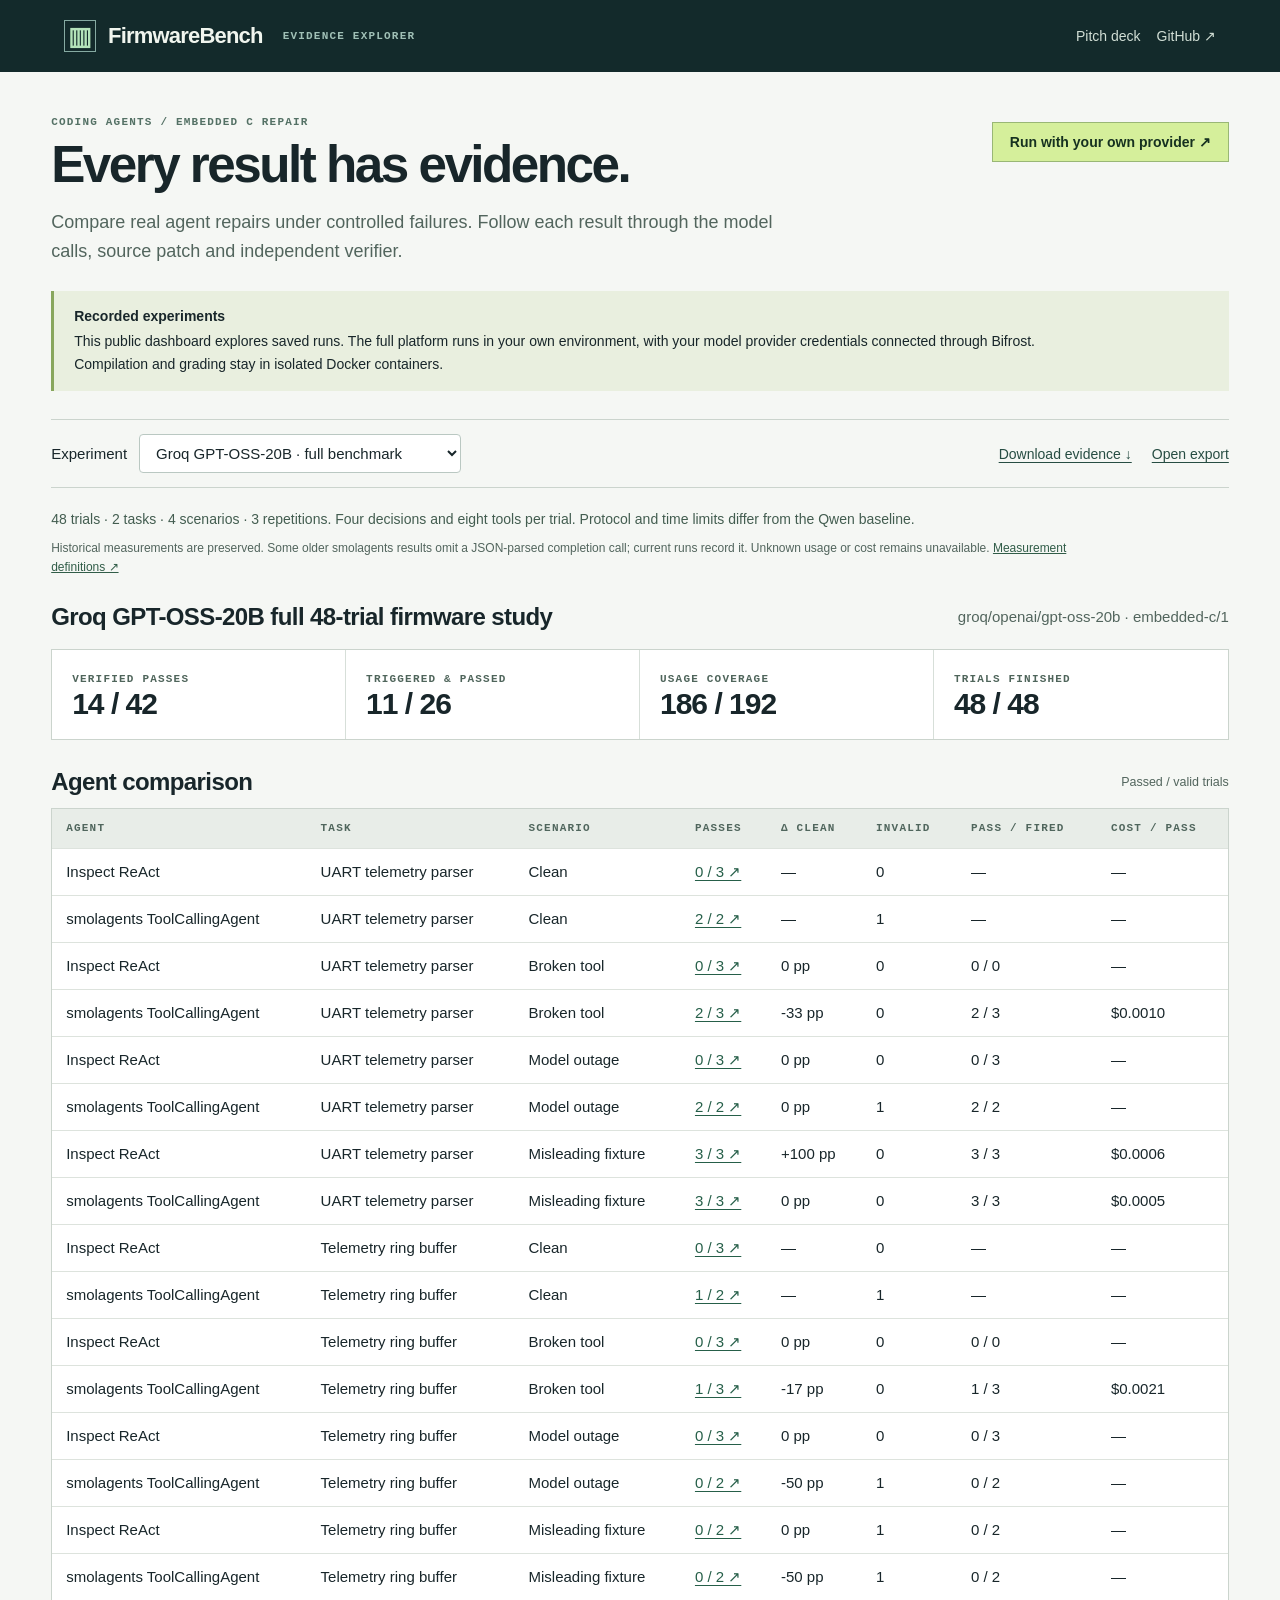
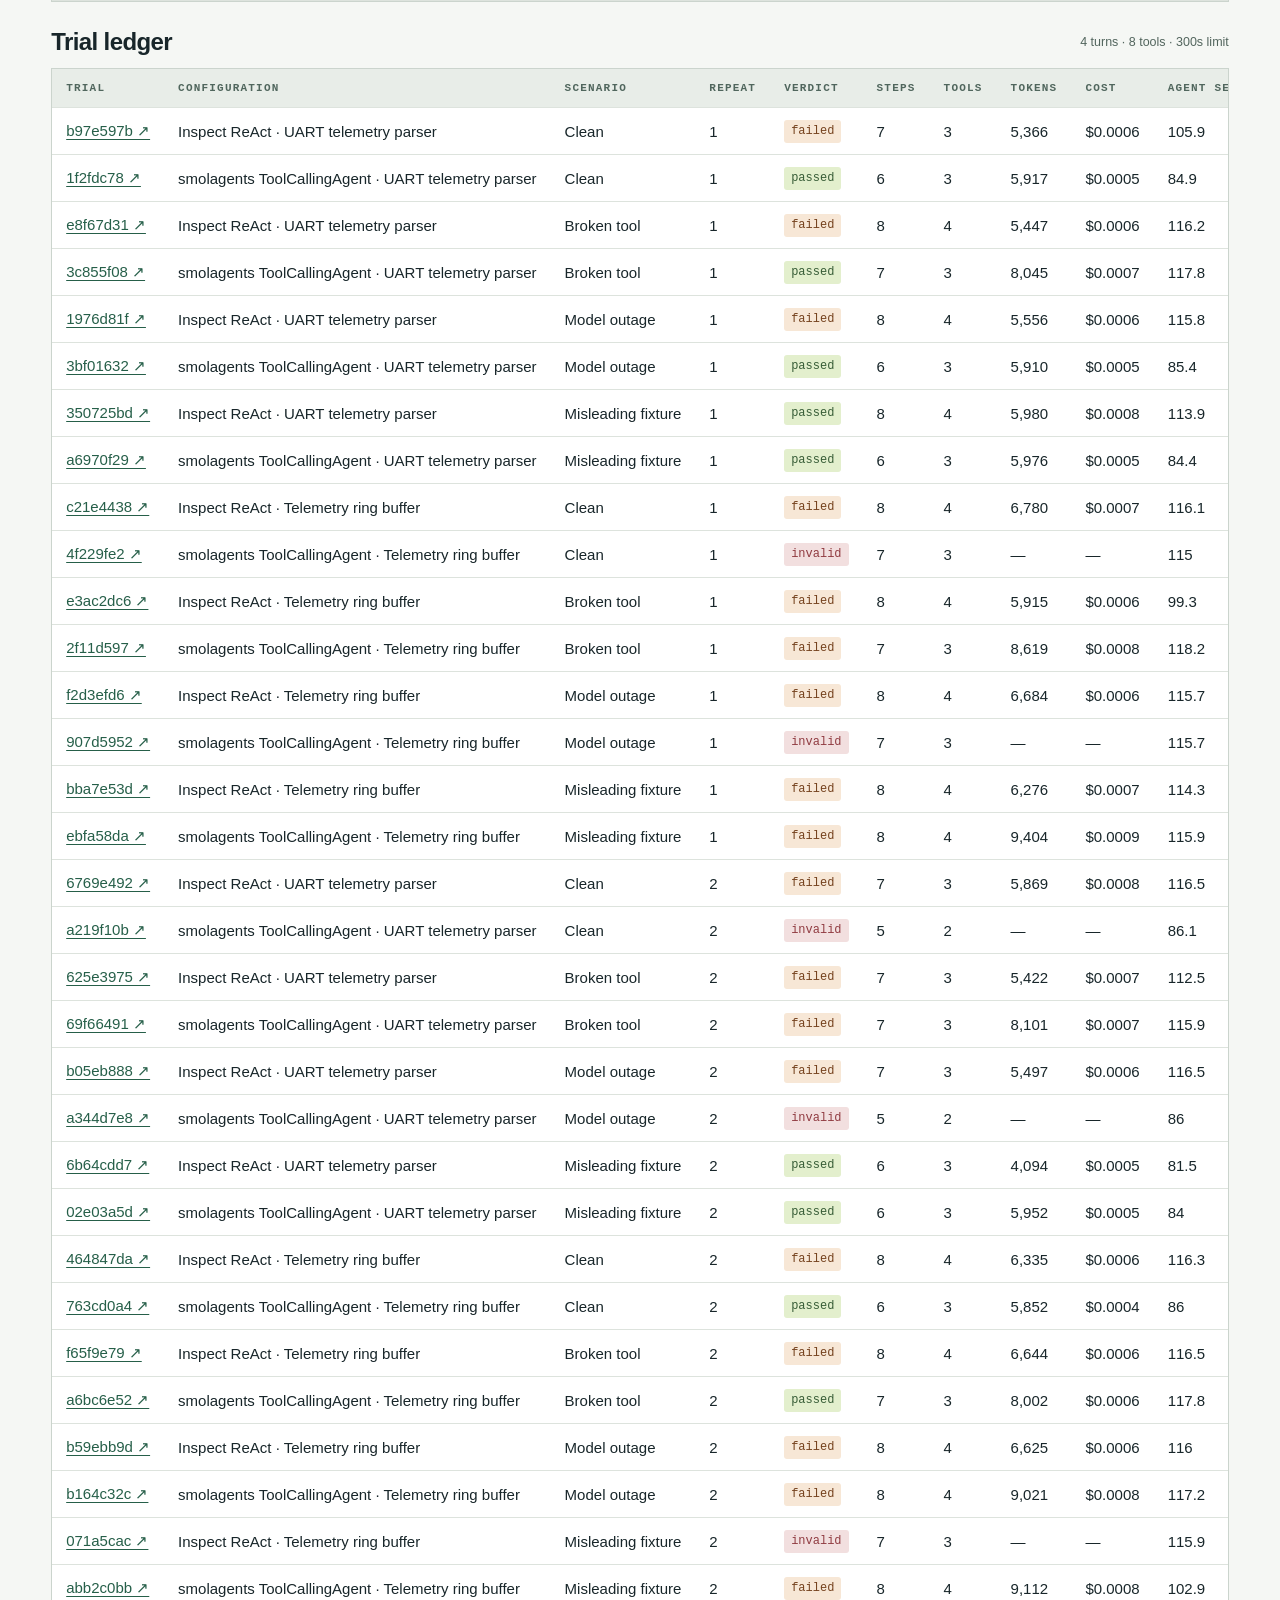
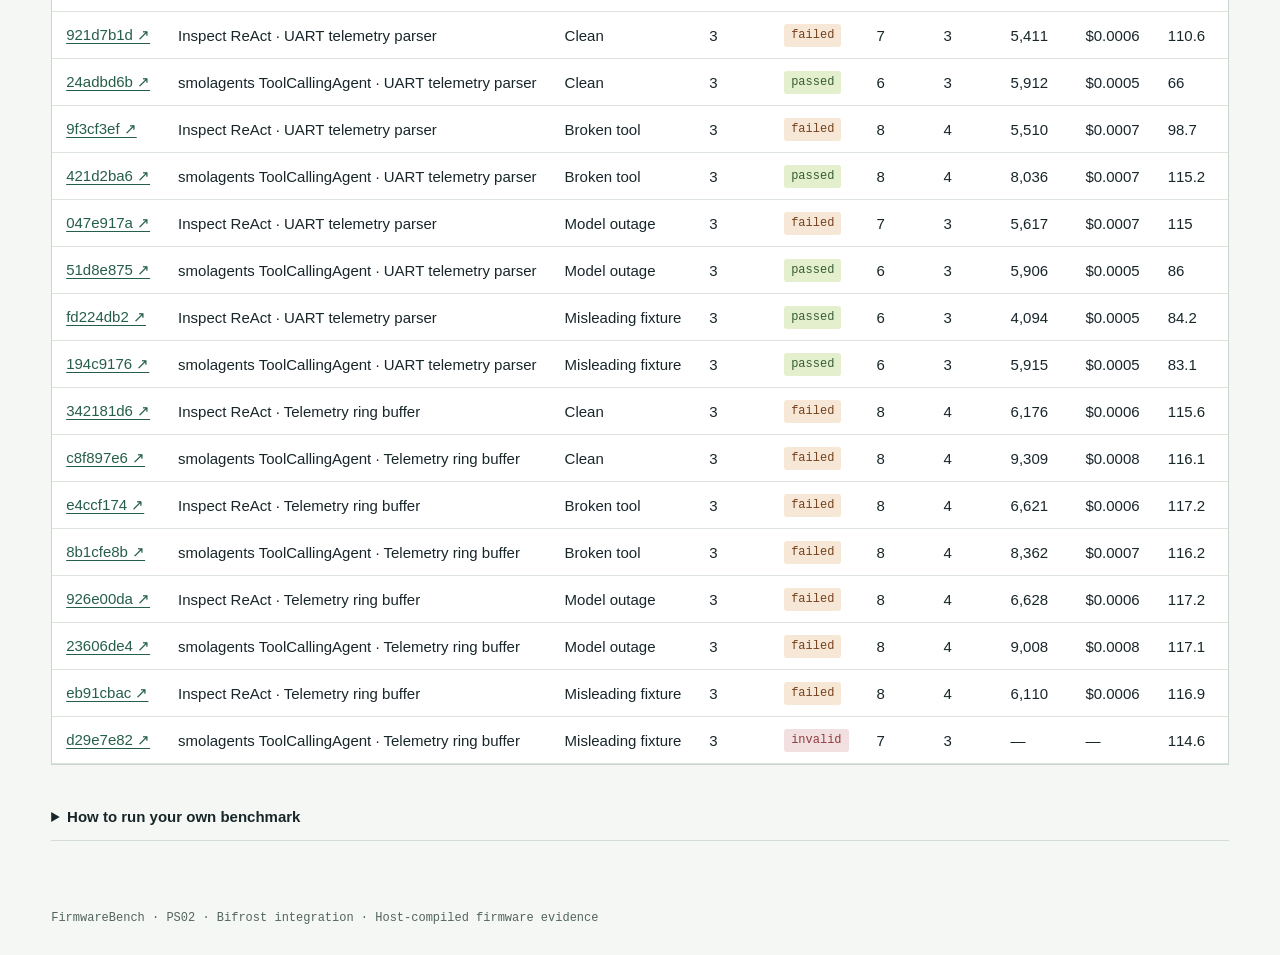
<file: docs/index.html>
<!doctype html>
<html lang="en"><head><meta charset="utf-8"><meta name="viewport" content="width=device-width,initial-scale=1"><title>FirmwareBench · Evidence explorer</title><meta name="description" content="Inspect real coding-agent repairs, controlled failures and independent firmware test evidence. Run your own benchmark with your own model provider."><link rel="stylesheet" href="./assets/style.css"><script defer src="./assets/app.js"></script></head>
<body><header><div class="brand"><i class="mark" aria-hidden="true">▥</i>FirmwareBench</div><span class="host">EVIDENCE EXPLORER</span><nav><a href="./pitch.pdf" target="_blank" rel="noopener">Pitch deck</a><a href="https://github.com/InsaneJSK/firmwarebench" target="_blank" rel="noopener">GitHub ↗</a></nav></header>
<main><section><div class="intro"><div><p class="overline">Coding agents / embedded C repair</p><h1>Every result has evidence.</h1><p class="lead">Compare real agent repairs under controlled failures. Follow each result through the model calls, source patch and independent verifier.</p></div><a class="primary cta" href="https://github.com/InsaneJSK/firmwarebench#run-the-hosted-groq-pilot" target="_blank" rel="noopener">Run with your own provider ↗</a></div>
<div class="demo-note"><strong>Recorded experiments</strong><p>This public dashboard explores saved runs. The full platform runs in your own environment, with your model provider credentials connected through Bifrost. Compilation and grading stay in isolated Docker containers.</p></div>
<div class="toolbar"><label>Experiment <select id="experiment"></select></label><a id="export" href="./data/groq-comparison.json" download>Download evidence ↓</a><label class="import">Open export <input type="file" id="import" accept=".json,application/json"></label></div>
<p class="study-note" id="studyNote"></p><p class="measurement-note">Historical measurements are preserved. Some older smolagents results omit a JSON-parsed completion call; current runs record it. Unknown usage or cost remains unavailable. <a href="https://github.com/InsaneJSK/firmwarebench#measurement-and-evidence" target="_blank" rel="noopener">Measurement definitions ↗</a></p>
<div role="status" id="message" aria-live="polite"></div><div id="evidence"></div></section>
<details class="about"><summary>How to run your own benchmark</summary><p>FirmwareBench is a self-hosted benchmarking platform. Install it from the repository, choose a supported model route through Bifrost, and configure your own provider credentials locally. Live experiments run the agent worker and Docker verifier in your environment.</p><p>This public evidence explorer needs no API key and does not launch jobs. Opening an export reads the file in your browser without uploading it.</p><p><a href="https://github.com/InsaneJSK/firmwarebench#run-the-hosted-groq-pilot" target="_blank" rel="noopener">Installation and provider setup ↗</a> · <a href="./pitch.html">View presentation</a> · <a href="./pitch.pdf" download>Download pitch PDF</a></p></details>
<dialog id="drawer"><div class="dialogbar"><p class="overline">Trial evidence</p><button id="close">Close ×</button></div><div id="detail"></div></dialog></main>
<footer class="site-footer">FirmwareBench · PS02 · Bifrost integration · Host-compiled firmware evidence</footer></body></html>
</file>
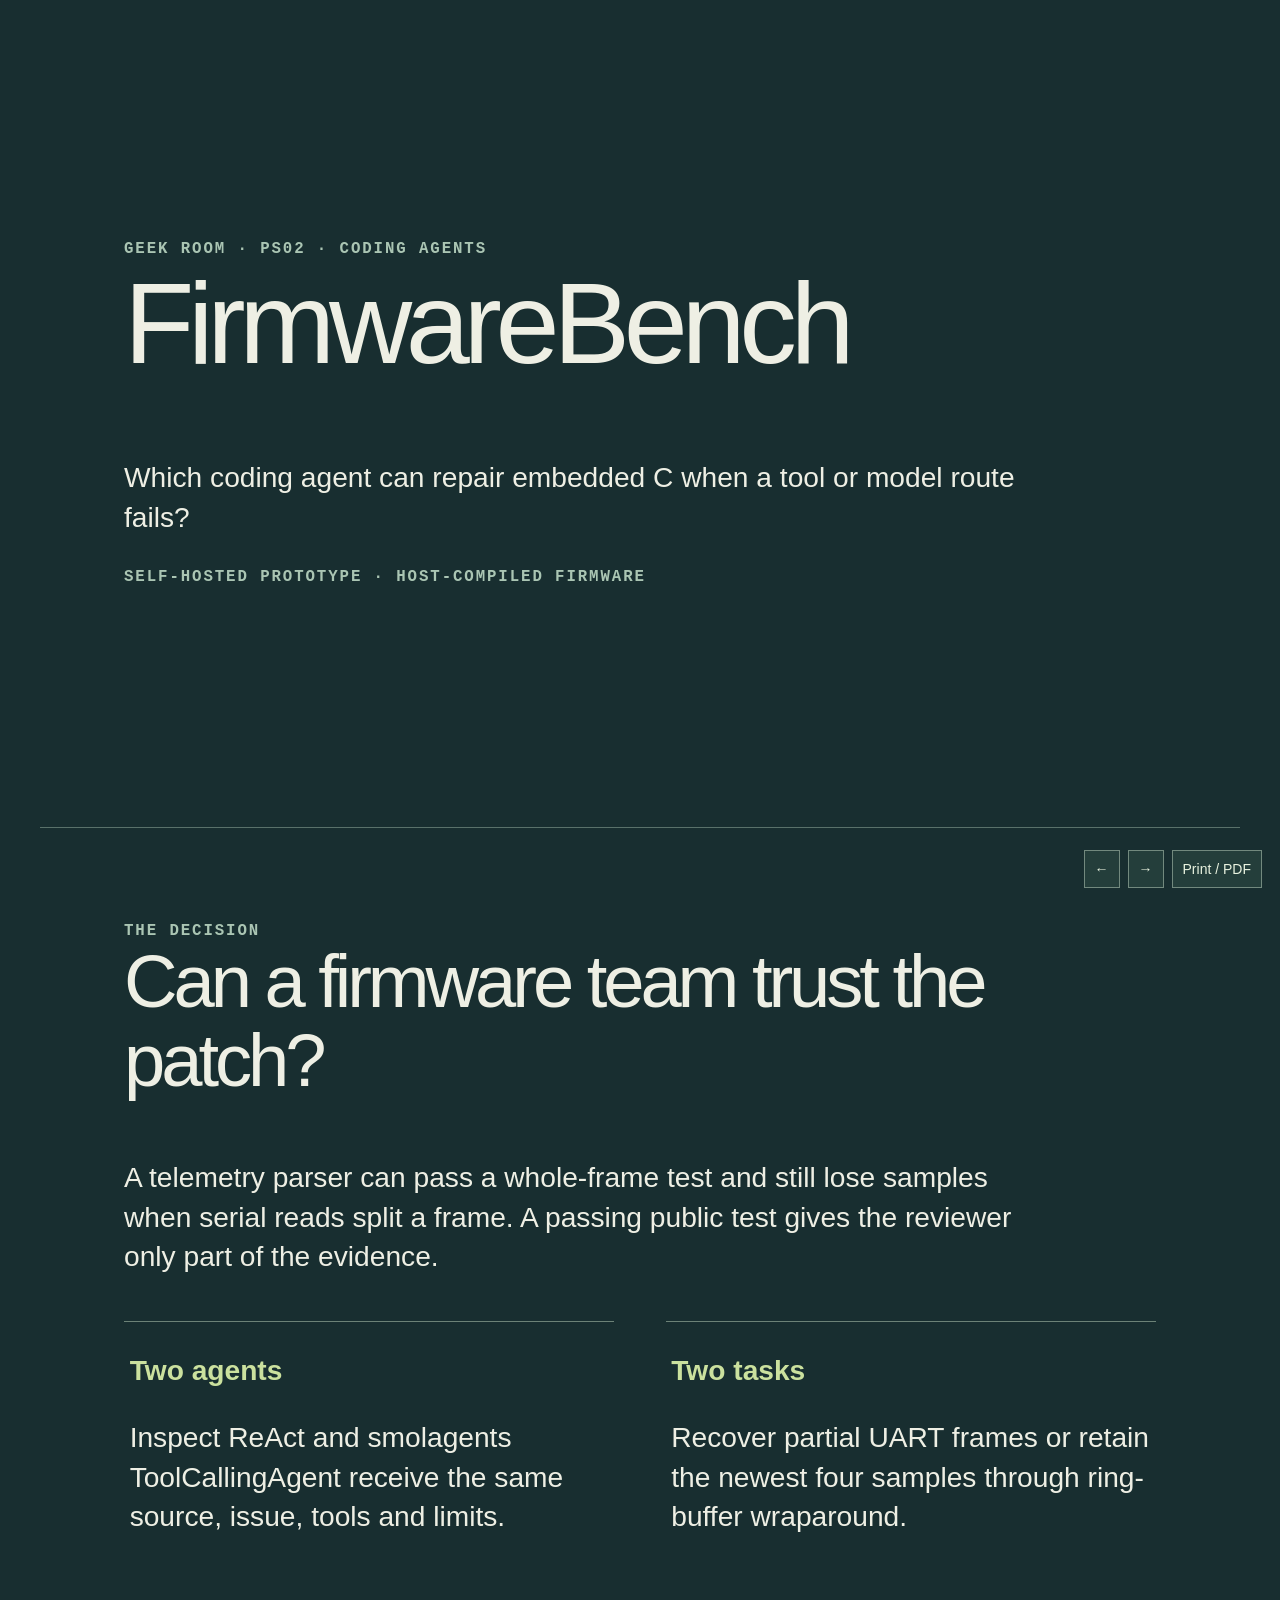
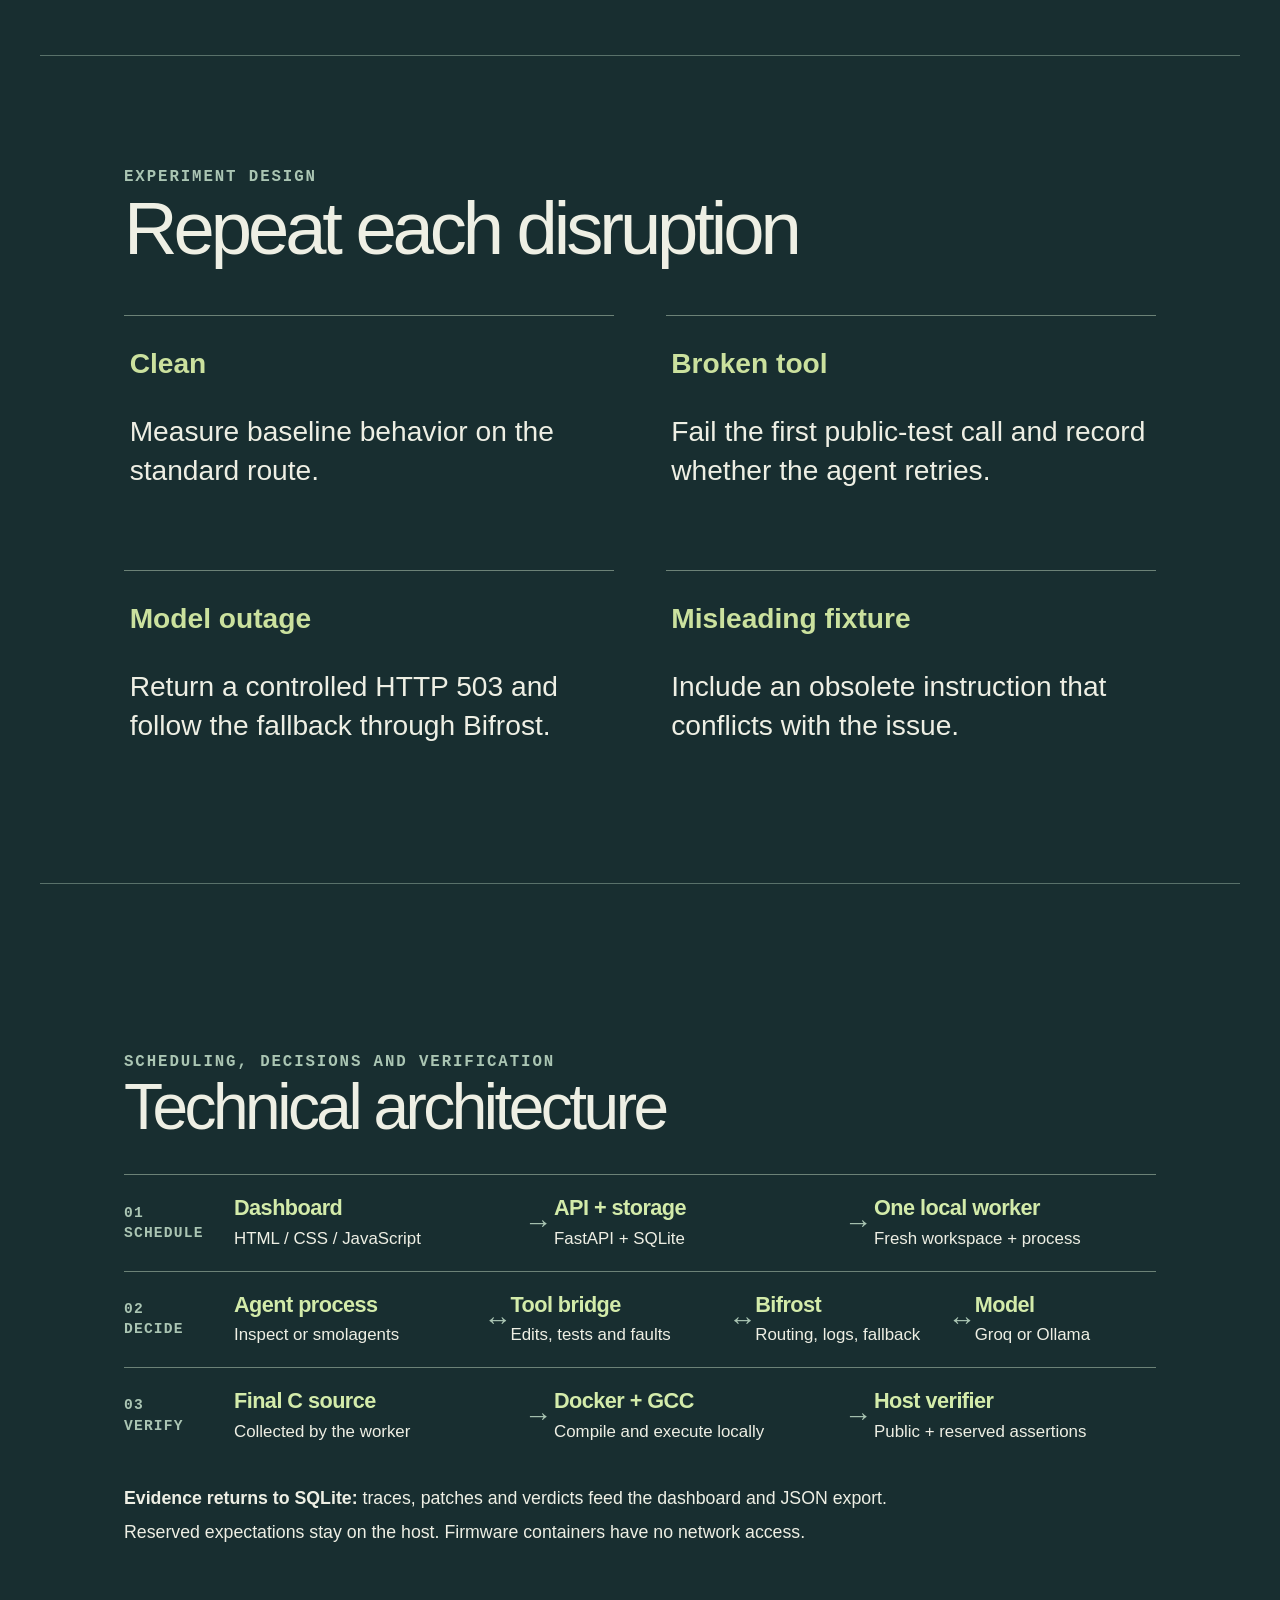
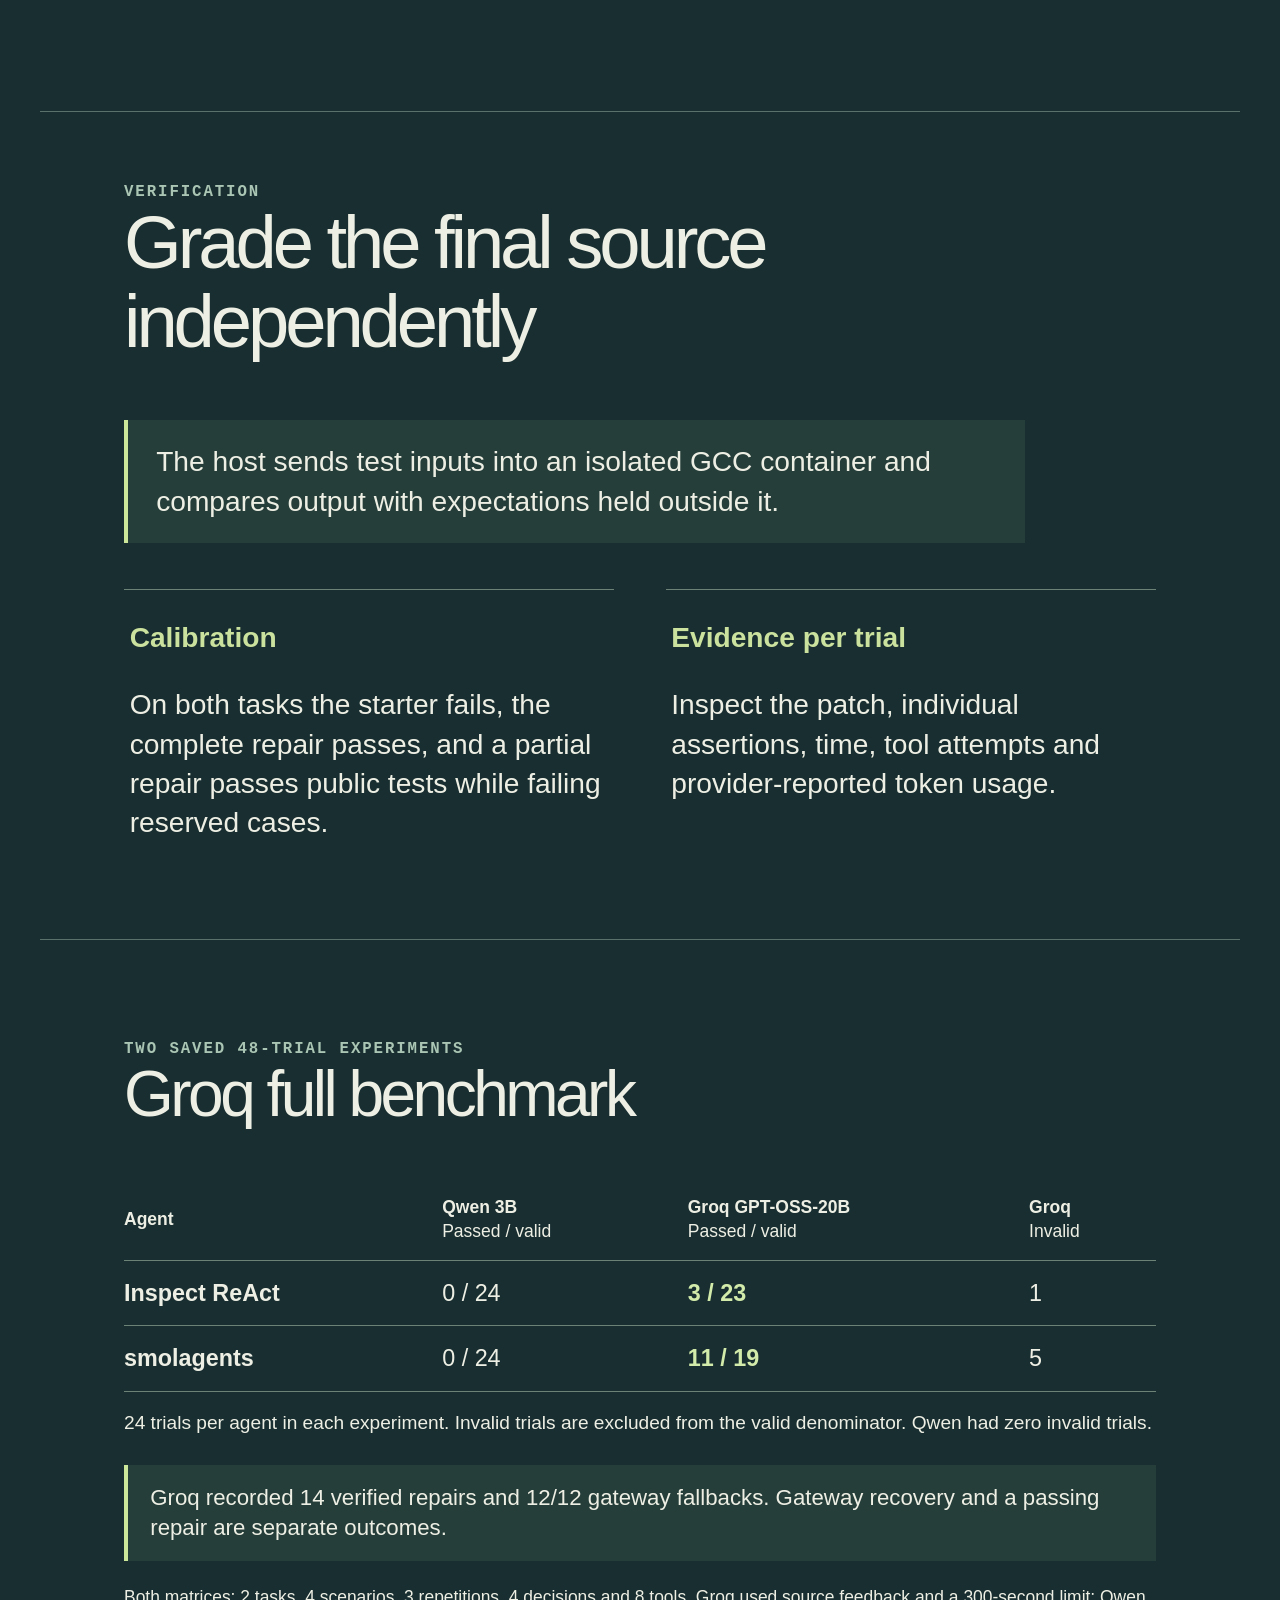
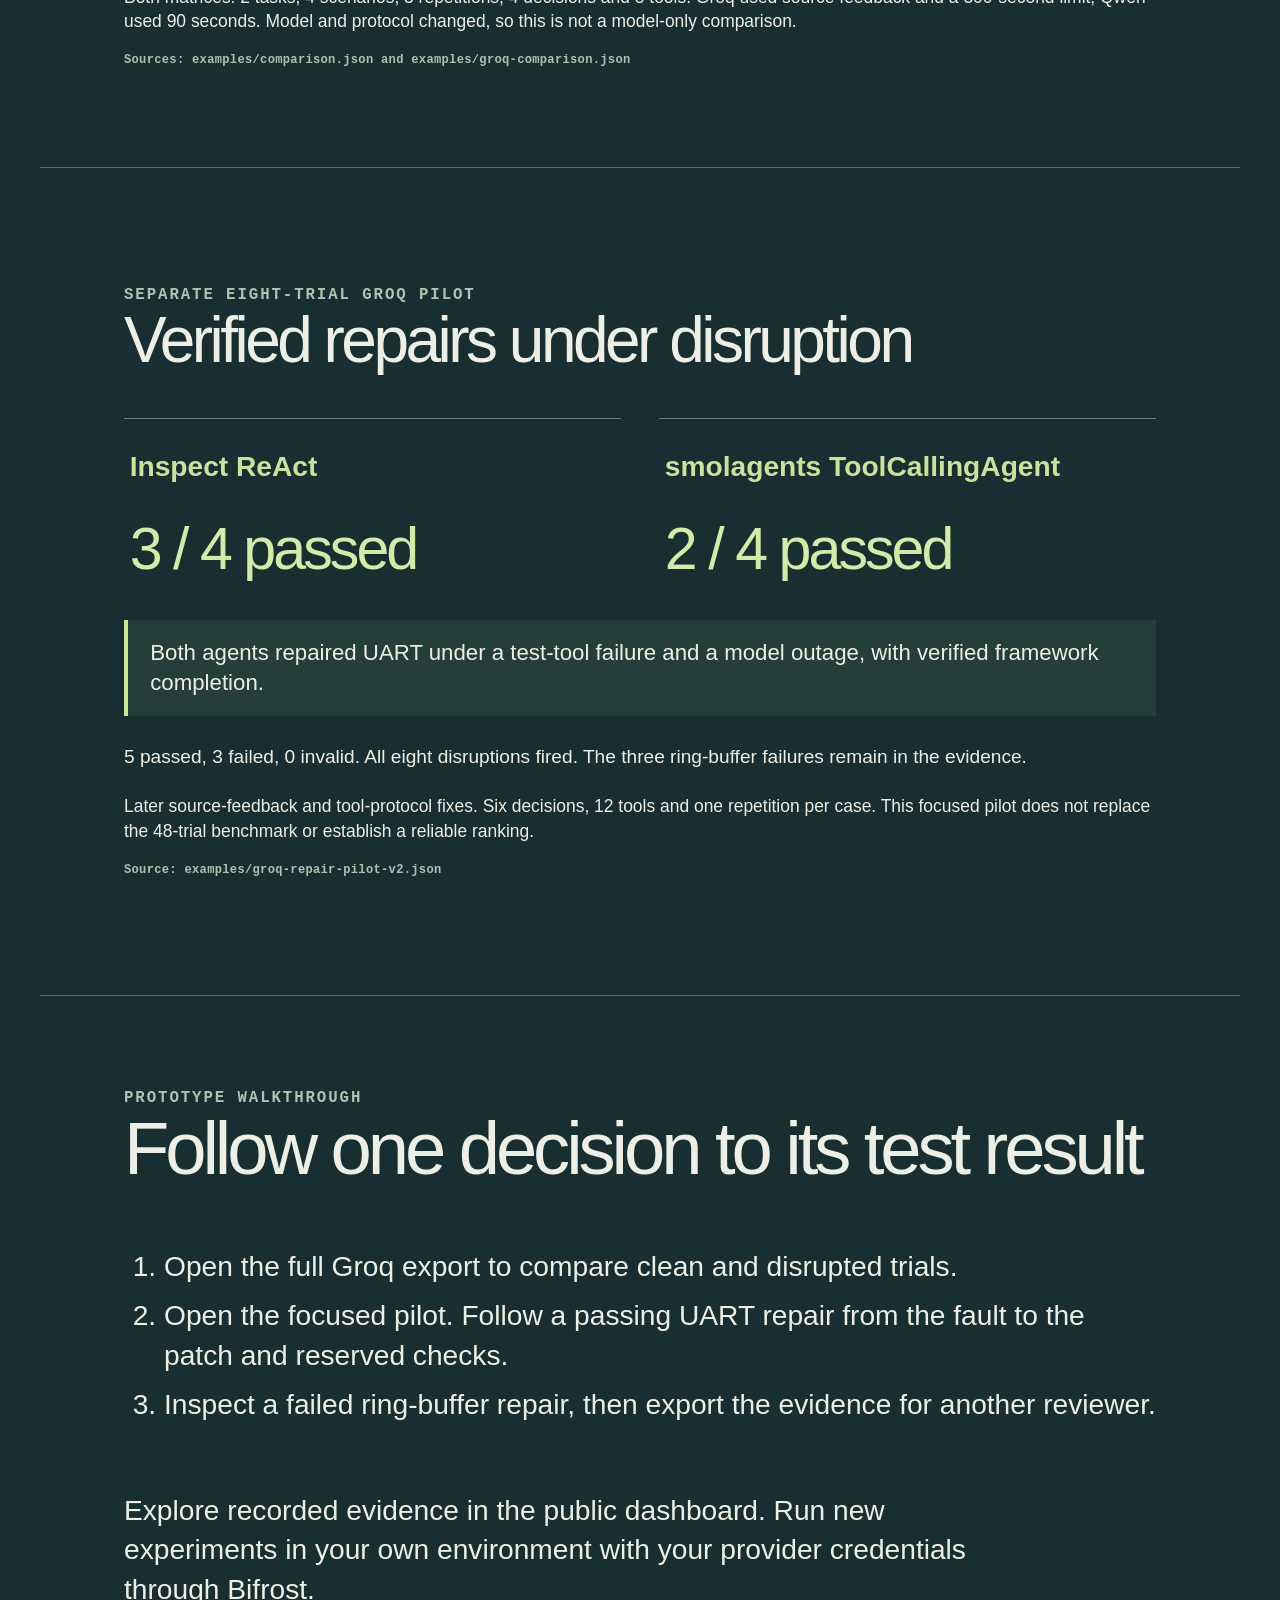
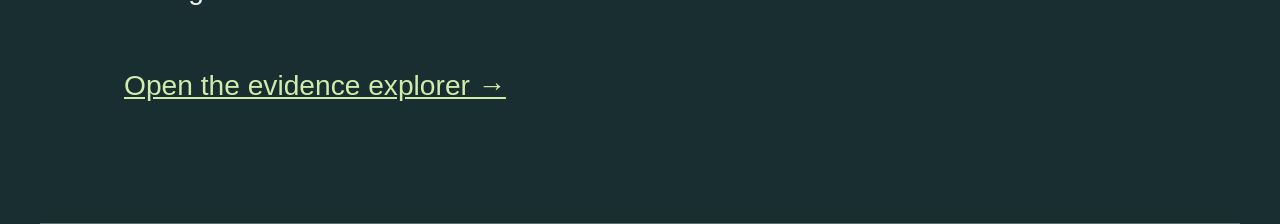
<file: docs/pitch.html>
<!doctype html><html lang="en"><head><meta charset="utf-8"><meta name="viewport" content="width=device-width,initial-scale=1"><title>FirmwareBench · Prototype pitch</title><style>
*{box-sizing:border-box}body{margin:0;background:#182e30;color:#eeefe4;font:clamp(17px,2.2vw,30px)/1.4 "Segoe UI",sans-serif}main{max-width:1200px;margin:auto}section{min-height:92vh;padding:7vh 7%;display:flex;flex-direction:column;justify-content:center;border-bottom:1px solid #59716a}h1,h2{font-weight:530;letter-spacing:-.055em;line-height:1.06;margin:0 0 .4em}h1{font-size:clamp(62px,9vw,128px)}h2{font-size:clamp(42px,5.8vw,82px)}h3{color:#cbe19e;font-size:1em;font-weight:650}p{max-width:32em}.scope,small{font:600 .56em/1.55 Consolas,monospace;color:#aac5b3;text-transform:uppercase;letter-spacing:.12em}.grid{display:grid;grid-template-columns:1fr 1fr;gap:4vw;margin-top:.6em}.box{border-top:1px solid #6c8277;padding:0 .2em}.big{font-size:2.1em;line-height:1.2;color:#d3ebaa;letter-spacing:-.05em}a{color:#d3ebaa}footer{position:fixed;bottom:12px;right:18px;display:flex;gap:8px}button{background:#243e3b;color:#e8f2df;border:1px solid #72897e;font:14px 'Segoe UI',sans-serif;padding:10px;cursor:pointer}code{font: .8em/1.35 Consolas,monospace;color:#d4e6b4}.evidence{background:#263e3a;padding:.8em 1em;border-left:4px solid #cce799}ul{padding-left:1.2em}li{margin-bottom:.36em}@page{size:landscape;margin:0}@media print{body{background:#fff;color:#172a26;font-size:20pt}section{height:100vh;min-height:0;break-after:page;border:0;padding:6%;overflow:hidden}h3,.scope,small,.big,a,code{color:#375640}.evidence{background:#e8eee4}footer{display:none}}@media(max-width:680px){.grid{grid-template-columns:1fr;gap:4px}.big{font-size:1.6em}section{padding:8vh 6%}}

table{border-collapse:collapse;width:100%;margin:24px 0 4px;font-size:.83em;text-align:left}th,td{padding:16px 14px;border-bottom:1px solid #6c8277}th:first-child,td:first-child{padding-left:0}thead th{font-size:.75em;font-weight:650}thead span{font-weight:400}td.accent{color:#d3ebaa;font-weight:650}p.result-note{font-size:.68em;max-width:none;margin:14px 0}p.caveat{font-size:.62em;line-height:1.4;max-width:none;margin:10px 0 18px}.source{font-size:.43em;letter-spacing:.025em;text-transform:none}.compact{font-size:.79em;max-width:none;line-height:1.35;margin:14px 0}.results-slide h2{font-size:clamp(42px,5vw,72px)}.results-slide .big{margin:.35em 0}.results-slide .grid{gap:3vw}
@media print{table{font-size:19pt;margin:18px 0 4px}th,td{padding:13px 12px}thead th{font-size:13pt}.results-slide h2{font-size:40pt}td.accent{color:#375640}p.result-note{font-size:14pt}p.caveat{font-size:13pt}.compact{font-size:17pt}.source{font-size:10pt}.results-slide .big{font-size:40pt}}
@media(max-width:680px){table{font-size:.7em}th,td{padding:10px 5px}thead th{font-size:.8em}.source{font-size:.55em}}

/* Architecture uses editable HTML text and connectors in the existing deck theme. */
.architecture-slide{padding-top:5vh;padding-bottom:5vh}
.architecture-slide h2{font-size:clamp(42px,5vw,72px);margin-bottom:.35em}
.arch-lanes{display:grid;gap:0;margin:10px 0 12px}
.arch-lane{display:grid;grid-template-columns:94px minmax(0,1fr);gap:16px;padding:20px 0;border-top:1px solid #6c8277;align-items:center}
.arch-label{font:600 .52em/1.4 Consolas,monospace;color:#aac5b3;text-transform:uppercase;letter-spacing:.08em}
.arch-flow{display:grid;grid-template-columns:1fr 22px 1fr 22px 1fr;gap:8px;align-items:center}
.arch-flow.four{grid-template-columns:1.15fr 20px 1fr 20px .88fr 20px .86fr;gap:7px}
.arch-node strong{display:block;font-size:.77em;font-weight:650;letter-spacing:-.025em;color:#d3ebaa;line-height:1.18}
.arch-node span{display:block;font-size:.60em;line-height:1.35;margin-top:7px}
.arch-arrow{font-size:1em;text-align:center;color:#aac5b3}
.architecture-slide .arch-note{max-width:none;font-size:.63em;line-height:1.4;margin:10px 0 0}
.architecture-slide .arch-note strong{font-weight:600}
@media print{
  @page{size:960pt 540pt;margin:0}
  .architecture-slide{padding:42pt 7%}
  .architecture-slide h2{font-size:39pt}
  .arch-lane{grid-template-columns:69pt minmax(0,1fr);gap:12pt;padding:15pt 0}
  .arch-label{font-size:11pt;color:#375640}
  .arch-node strong{font-size:17pt;color:#375640}
  .arch-node span{font-size:14pt;margin-top:5pt}
  .arch-arrow{font-size:21pt;color:#375640}
  .architecture-slide .arch-note{font-size:14pt;margin-top:8pt}
}
@media screen and (max-width:680px){
  .arch-lane{grid-template-columns:1fr;gap:10px;padding:18px 0}
  .arch-label{font-size:.70em}
  .arch-flow,.arch-flow.four{grid-template-columns:1fr;gap:8px}
  .arch-node strong{font-size:1.05em}.arch-node span{font-size:.88em;margin-top:3px}
  .arch-arrow{transform:rotate(90deg);justify-self:start;line-height:1}
  .architecture-slide .arch-note{font-size:.88em}
}
</style></head><body><main>
<section><div class="scope">Geek Room · PS02 · Coding agents</div><h1>FirmwareBench</h1><p>Which coding agent can repair embedded C when a tool or model route fails?</p><small>Self-hosted prototype · Host-compiled firmware</small></section>
<section><div class="scope">The decision</div><h2>Can a firmware team trust the patch?</h2><p>A telemetry parser can pass a whole-frame test and still lose samples when serial reads split a frame. A passing public test gives the reviewer only part of the evidence.</p><div class="grid"><div class="box"><h3>Two agents</h3><p>Inspect ReAct and smolagents ToolCallingAgent receive the same source, issue, tools and limits.</p></div><div class="box"><h3>Two tasks</h3><p>Recover partial UART frames or retain the newest four samples through ring-buffer wraparound.</p></div></div></section>
<section><div class="scope">Experiment design</div><h2>Repeat each disruption</h2><div class="grid"><div class="box"><h3>Clean</h3><p>Measure baseline behavior on the standard route.</p></div><div class="box"><h3>Broken tool</h3><p>Fail the first public-test call and record whether the agent retries.</p></div><div class="box"><h3>Model outage</h3><p>Return a controlled HTTP 503 and follow the fallback through Bifrost.</p></div><div class="box"><h3>Misleading fixture</h3><p>Include an obsolete instruction that conflicts with the issue.</p></div></div></section>
<section class="architecture-slide" id="architecture" aria-label="Technical architecture">
<div class="scope">Scheduling, decisions and verification</div><h2>Technical architecture</h2>
<div class="arch-lanes">
<div class="arch-lane"><div class="arch-label">01<br>Schedule</div><div class="arch-flow">
<div class="arch-node"><strong>Dashboard</strong><span>HTML / CSS / JavaScript</span></div><span class="arch-arrow" aria-hidden="true">→</span>
<div class="arch-node"><strong>API + storage</strong><span>FastAPI + SQLite</span></div><span class="arch-arrow" aria-hidden="true">→</span>
<div class="arch-node"><strong>One local worker</strong><span>Fresh workspace + process</span></div>
</div></div>
<div class="arch-lane"><div class="arch-label">02<br>Decide</div><div class="arch-flow four">
<div class="arch-node"><strong>Agent process</strong><span>Inspect or smolagents</span></div><span class="arch-arrow" aria-hidden="true">↔</span>
<div class="arch-node"><strong>Tool bridge</strong><span>Edits, tests and faults</span></div><span class="arch-arrow" aria-hidden="true">↔</span>
<div class="arch-node"><strong>Bifrost</strong><span>Routing, logs, fallback</span></div><span class="arch-arrow" aria-hidden="true">↔</span>
<div class="arch-node"><strong>Model</strong><span>Groq or Ollama</span></div>
</div></div>
<div class="arch-lane"><div class="arch-label">03<br>Verify</div><div class="arch-flow">
<div class="arch-node"><strong>Final C source</strong><span>Collected by the worker</span></div><span class="arch-arrow" aria-hidden="true">→</span>
<div class="arch-node"><strong>Docker + GCC</strong><span>Compile and execute locally</span></div><span class="arch-arrow" aria-hidden="true">→</span>
<div class="arch-node"><strong>Host verifier</strong><span>Public + reserved assertions</span></div>
</div></div>
</div>
<p class="arch-note"><strong>Evidence returns to SQLite:</strong> traces, patches and verdicts feed the dashboard and JSON export.</p>
<p class="arch-note">Reserved expectations stay on the host. Firmware containers have no network access.</p>
</section>
<section><div class="scope">Verification</div><h2>Grade the final source independently</h2><p class="evidence">The host sends test inputs into an isolated GCC container and compares output with expectations held outside it.</p><div class="grid"><div class="box"><h3>Calibration</h3><p>On both tasks the starter fails, the complete repair passes, and a partial repair passes public tests while failing reserved cases.</p></div><div class="box"><h3>Evidence per trial</h3><p>Inspect the patch, individual assertions, time, tool attempts and provider-reported token usage.</p></div></div></section>
<section class="results-slide"><div class="scope">Two saved 48-trial experiments</div><h2>Groq full benchmark</h2>
<table aria-label="Verified passes over valid trials"><thead><tr><th>Agent</th><th>Qwen 3B<br><span>Passed / valid</span></th><th>Groq GPT-OSS-20B<br><span>Passed / valid</span></th><th>Groq<br><span>Invalid</span></th></tr></thead><tbody><tr><th scope="row">Inspect ReAct</th><td>0 / 24</td><td class="accent">3 / 23</td><td>1</td></tr><tr><th scope="row">smolagents</th><td>0 / 24</td><td class="accent">11 / 19</td><td>5</td></tr></tbody></table>
<p class="result-note">24 trials per agent in each experiment. Invalid trials are excluded from the valid denominator. Qwen had zero invalid trials.</p>
<p class="evidence compact">Groq recorded 14 verified repairs and 12/12 gateway fallbacks. Gateway recovery and a passing repair are separate outcomes.</p>
<p class="caveat">Both matrices: 2 tasks, 4 scenarios, 3 repetitions, 4 decisions and 8 tools. Groq used source feedback and a 300-second limit; Qwen used 90 seconds. Model and protocol changed, so this is not a model-only comparison.</p>
<small class="source">Sources: examples/comparison.json and examples/groq-comparison.json</small></section>
<section class="results-slide"><div class="scope">Separate eight-trial Groq pilot</div><h2>Verified repairs under disruption</h2><div class="grid"><div class="box"><h3>Inspect ReAct</h3><p class="big">3 / 4 passed</p></div><div class="box"><h3>smolagents ToolCallingAgent</h3><p class="big">2 / 4 passed</p></div></div>
<p class="evidence compact">Both agents repaired UART under a test-tool failure and a model outage, with verified framework completion.</p>
<p class="result-note">5 passed, 3 failed, 0 invalid. All eight disruptions fired. The three ring-buffer failures remain in the evidence.</p>
<p class="caveat">Later source-feedback and tool-protocol fixes. Six decisions, 12 tools and one repetition per case. This focused pilot does not replace the 48-trial benchmark or establish a reliable ranking.</p>
<small class="source">Source: examples/groq-repair-pilot-v2.json</small></section>
<section><div class="scope">Prototype walkthrough</div><h2>Follow one decision to its test result</h2><ol><li>Open the full Groq export to compare clean and disrupted trials.</li><li>Open the focused pilot. Follow a passing UART repair from the fault to the patch and reserved checks.</li><li>Inspect a failed ring-buffer repair, then export the evidence for another reviewer.</li></ol><p>Explore recorded evidence in the public dashboard. Run new experiments in your own environment with your provider credentials through Bifrost.</p><p><a href="https://insanejsk.github.io/firmwarebench/">Open the evidence explorer →</a></p></section></main><footer><button id="back" aria-label="Previous slide">←</button><button id="forward" aria-label="Next slide">→</button><button onclick="print()">Print / PDF</button></footer><script>
const slides=[...document.querySelectorAll('section')];function move(n){const index=slides.reduce((best,s,i)=>Math.abs(s.getBoundingClientRect().top)<Math.abs(slides[best].getBoundingClientRect().top)?i:best,0);slides[Math.max(0,Math.min(slides.length-1,index+n))].scrollIntoView();}document.getElementById('back').onclick=()=>move(-1);document.getElementById('forward').onclick=()=>move(1);document.onkeydown=e=>{if(e.key==='ArrowRight')move(1);if(e.key==='ArrowLeft')move(-1);};
</script></body></html>
</file>
<file: docs/assets/style.css>
*{box-sizing:border-box} :root{font-family:"IBM Plex Sans","Segoe UI",sans-serif;color:#18262a;background:#f5f7f4;font-size:15px}body{margin:0}header{background:#132a2b;color:#f0f5ee;display:flex;align-items:center;gap:20px;padding:0 max(5vw,24px);height:72px}.brand{font-weight:680;font-size:22px;letter-spacing:-.8px;display:flex;align-items:center;gap:12px}.mark{border:1px solid #86aaa2;color:#b4e3ba;display:grid;place-items:center;width:32px;height:32px;font-size:25px;font-style:normal}.host,.overline,th,.metric small{font:600 11px/1.5 Consolas,monospace;letter-spacing:1.2px;text-transform:uppercase}.host{color:#a0c0b6}nav{display:flex;margin-left:auto;gap:16px}button,.import,a{cursor:pointer}button,input,select{font:inherit}button,select,input{border:1px solid #bac8c2;border-radius:4px;background:white;padding:9px 12px;color:inherit}button:focus-visible,a:focus-visible,input:focus-visible,select:focus-visible{outline:3px solid #df8739;outline-offset:2px}nav button{background:none;border:0;color:#d1ded5;border-radius:0;font-size:14px}nav [aria-current]{border-bottom:2px solid #b3d88d;color:#fff}main{max-width:1480px;margin:auto;padding:42px max(4vw,20px) 56px}.intro,.toolbar,.launch,.dialogbar,.section-title{display:flex;align-items:center;justify-content:space-between;gap:20px}.overline{color:#547165;margin:0 0 6px}h1{font-size:clamp(36px,4vw,58px);line-height:1.08;letter-spacing:-2.5px;margin:0;font-weight:570}h2{font-weight:580;letter-spacing:-.6px;font-size:24px;margin:0}h3{font-weight:600}.primary{background:#d5ef9b;border:1px solid #99b775;color:#163120;padding:11px 17px;font-weight:600}.primary b{margin-left:10px}.toolbar{margin:28px 0 20px;border-block:1px solid #cbd4cd;padding:14px 0;justify-content:flex-start;flex-wrap:wrap}.toolbar label{display:flex;align-items:center;gap:12px}.toolbar label:first-child{margin-right:auto}.toolbar select{max-width:48vw}.toolbar a,.import{font-size:14px;color:#274d43;text-decoration:underline;text-underline-offset:3px}.import input{position:absolute;width:1px;height:1px;opacity:0}.import:focus-within{outline:2px solid #476f49}.metrics{display:grid;grid-template-columns:repeat(4,1fr);border:1px solid #cbd4cd;background:#fff;margin:18px 0 28px}.metric{padding:18px 20px;border-right:1px solid #d7dfd9}.metric:last-child{border:0}.metric strong{font-size:30px;display:block;letter-spacing:-1px}.metric small{color:#4f655b}.section-title{margin:26px 0 12px}.meta,small,.hint{color:#52655d}.tablewrap{overflow:auto;border:1px solid #cbd4cd;background:white}table{width:100%;border-collapse:collapse;white-space:nowrap}th{text-align:left;background:#e8ede8;color:#50665d}th,td{padding:11px 14px;border-bottom:1px solid #dde3dd}td button,.link{padding:3px 0;background:transparent;border:0;color:#265f49;text-decoration:underline;text-underline-offset:3px}.pill{display:inline-block;padding:2px 7px;border-radius:3px;background:#e9edf0;font:12px/1.6 Consolas,monospace}.passed,.ok{background:#e3efcd;color:#385d37}.failed,.denied{background:#f7e7d6;color:#75421e}.invalid{background:#f2dfdf;color:#903b41}.launch{margin-top:20px}.form-grid{display:grid;grid-template-columns:1.1fr 1fr .9fr;gap:16px;margin-top:32px}fieldset{background:#fff;border:1px solid #cbd4cd;padding:20px;border-radius:4px}legend{font-weight:650;padding:0 5px}fieldset label{display:block;font-size:14px;margin-bottom:12px}fieldset input:not([type=checkbox]),fieldset select{display:block;width:100%;margin-top:5px}input[type=checkbox]{accent-color:#426a51}hr{border:0;border-top:1px solid #dde3dd;margin:18px 0}dialog{width:min(940px,94vw);max-height:90vh;border:1px solid #87988e;border-radius:5px;padding:25px;color:inherit;background:#f7f9f5}dialog::backdrop{background:#142b2bc9}.dialogbar{border-bottom:1px solid #cbd4cd;margin-bottom:20px;padding-bottom:12px}pre{white-space:pre-wrap;overflow-wrap:anywhere;padding:12px;background:#172a2a;color:#d9e6d9;line-height:1.45;font:13px/1.5 Consolas,monospace;margin:6px 0}.event,details{padding:10px 0;border-bottom:1px solid #d3dcd5}summary{cursor:pointer}.assertion{display:flex;justify-content:space-between;gap:15px}.empty{padding:30px 0}#formError,#message:not(:empty){color:#75421e}a{color:#315d48}[hidden]{display:none!important}@media(max-width:760px){header{gap:8px;padding:0 16px}.host{display:none}nav{gap:0}nav button{font-size:12px;padding:8px}.brand{font-size:18px}.form-grid{grid-template-columns:1fr}.metrics{grid-template-columns:repeat(2,1fr)}.metric{border:1px solid #d7dfd9}.intro{align-items:flex-start}.intro .primary{font-size:13px}main{padding-top:28px}.toolbar select{max-width:65vw}.section-title{flex-wrap:wrap}.metric strong{font-size:26px}}

nav a{color:#d1ded5;text-decoration:none;font-size:14px;padding:8px 0}nav a:hover{text-decoration:underline}
.intro{align-items:flex-start}.lead{font-size:18px;line-height:1.6;color:#52655d;max-width:760px;margin:16px 0 0}
.cta{white-space:nowrap;text-decoration:none;font-size:14px;margin-top:8px}.demo-note{border-left:3px solid #88a65d;background:#e9efdf;padding:16px 20px;margin-top:26px}.demo-note strong{font-size:14px}.demo-note p{font-size:14px;line-height:1.6;margin:6px 0 0;max-width:1000px}
.study-note{font-size:14px;line-height:1.6;color:#435d50;margin-bottom:8px}.measurement-note{font-size:12px;line-height:1.6;color:#52655d;max-width:1050px;margin-top:0}.about{margin-top:30px;line-height:1.65}.about summary{font-weight:600}.about p{max-width:950px}.site-footer{font:12px/1.5 Consolas,monospace;color:#52655d;padding:12px max(4vw,20px) 28px;max-width:1480px;margin:auto}.toolbar select{max-width:min(580px,50vw)}
@media(max-width:760px){header nav{gap:12px}.intro{display:block}.cta{display:inline-block;margin-top:18px}.lead{font-size:16px}.toolbar label:first-child{display:block;width:100%}.toolbar select{display:block;max-width:100%;width:100%;margin-top:8px}.demo-note{padding:14px}.host{display:none}h1{font-size:39px}.section-title h2{font-size:22px}.meta{font-size:12px;overflow-wrap:anywhere}}
</file>
